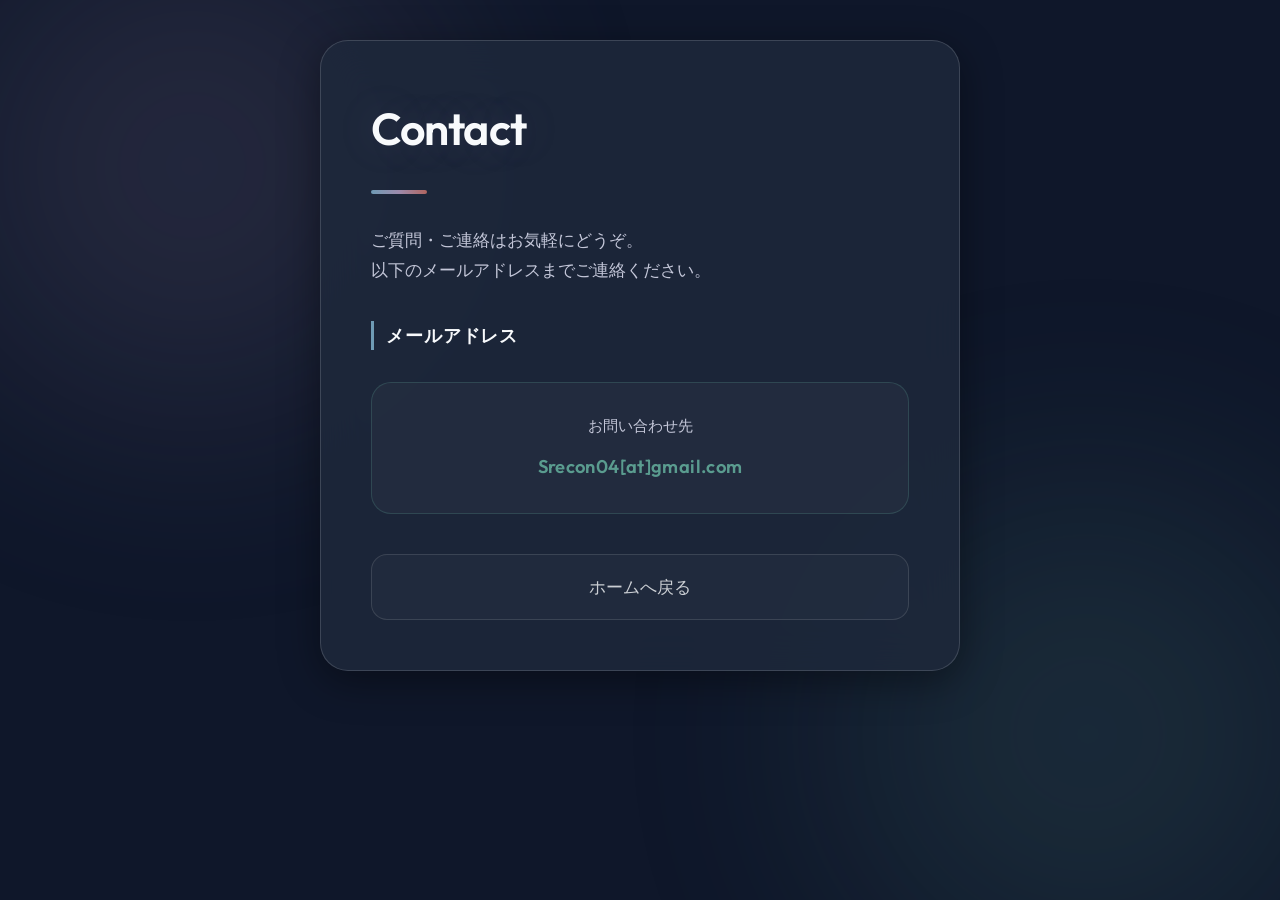
<file: contact.html>
<!DOCTYPE html>
<html lang="ja">

<head>
  <meta charset="UTF-8">
  <meta name="viewport" content="width=device-width, initial-scale=1.0">
  <title>お問い合わせ | Sr</title>
  <link rel="stylesheet" href="style.css">
</head>

<body>
  <div class="container">
    <h1>Contact</h1>

    <p class="contact-intro">
      ご質問・ご連絡はお気軽にどうぞ。<br>
      以下のメールアドレスまでご連絡ください。
    </p>

    <h2>メールアドレス</h2>

    <div class="email-card">
      <p>お問い合わせ先</p>
      <a href="mailto:Srecon04@gmail.com">Srecon04[at]gmail.com</a>
    </div>

    <a href="index.html" class="back-link">ホームへ戻る</a>
  </div>
</body>

</html>
</file>
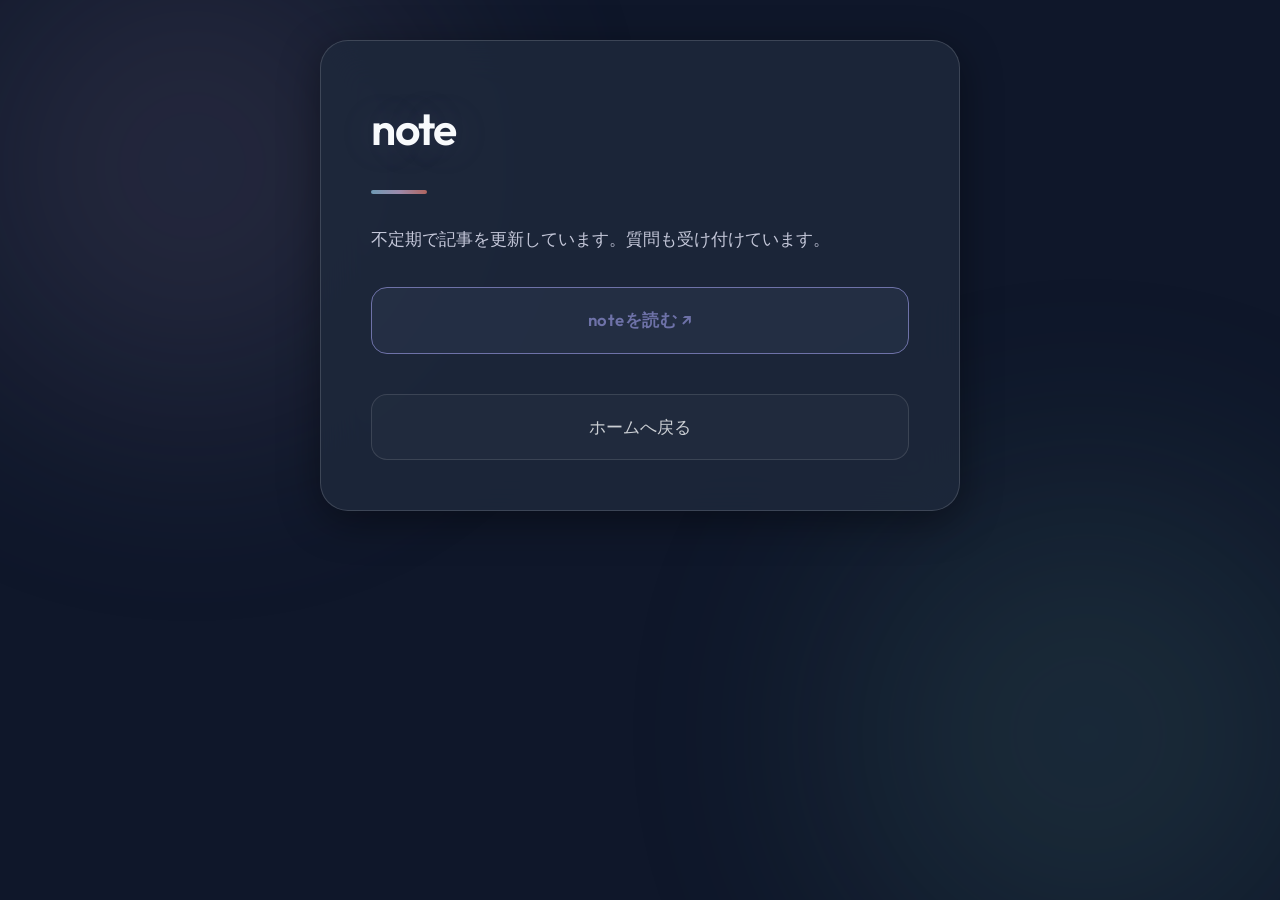
<file: note.html>
<!DOCTYPE html>
<html lang="ja">

<head>
  <meta charset="UTF-8">
  <meta name="viewport" content="width=device-width, initial-scale=1.0">
  <title>NAZE: Lab</title>
  <link rel="stylesheet" href="style.css">
</head>

<body>
  <div class="container">

    <h1>note</h1>

    <p>
      不定期で記事を更新しています。質問も受け付けています。
    </p>

    <a href="https://note.com/sr_rouge" target="_blank" class="note-btn">
      noteを読む ↗
    </a>

    <a href="index.html" class="back-link">ホームへ戻る</a>

  </div>
</body>

</html>
</file>
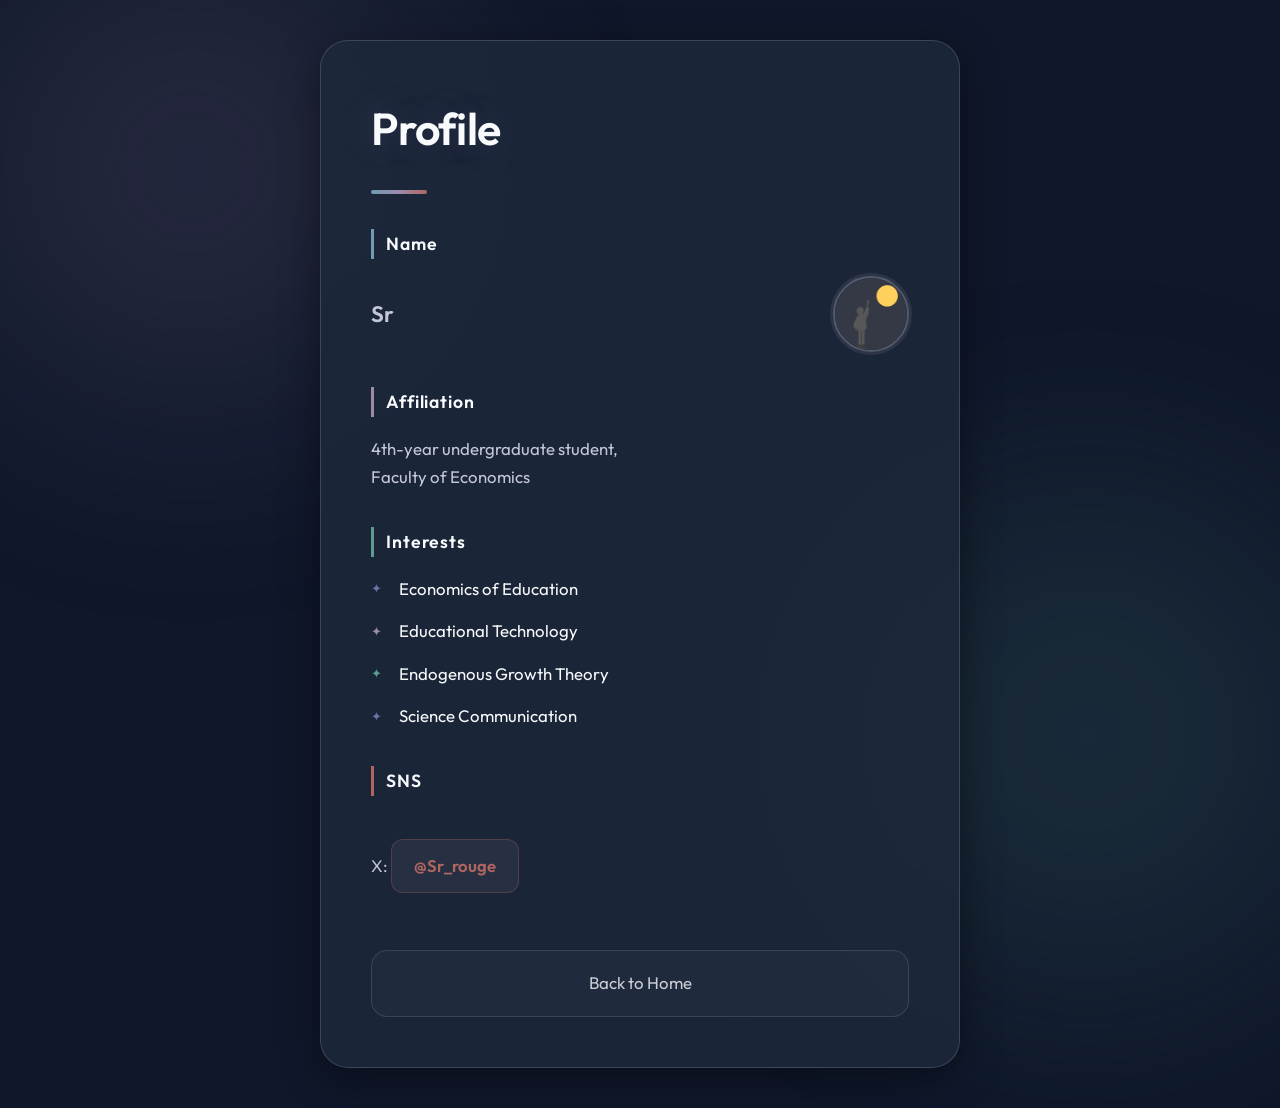
<file: profile-en.html>
<!DOCTYPE html>
<html lang="en">

<head>
  <meta charset="UTF-8">
  <meta name="viewport" content="width=device-width, initial-scale=1.0">
  <title>Profile</title>
  <link rel="stylesheet" href="style.css">
</head>

<body>
  <div class="container">



    <h1>Profile</h1>

    <h2>Name</h2>
    <div class="name-section">
      <img src="images/icon.jpg" alt="Profile picture" class="avatar-inline">
      <p class="name-text">Sr</p>
    </div>


    <h2>Affiliation</h2>
    <p>
      4th-year undergraduate student,<br>
      Faculty of Economics
    </p>

    <h2>Interests</h2>

    <ul>
      <li>Economics of Education</li>
      <li>Educational Technology</li>
      <li>Endogenous Growth Theory</li>
      <li>Science Communication</li>
    </ul>

    <h2>SNS</h2>
    <p>
      X: <a href="https://x.com/Sr_rouge" target="_blank" class="social-link"> @Sr_rouge</a>
    </p>
    <a href="index.html" class="back-link">Back to Home</a>

  </div>
</body>

</html>
</file>
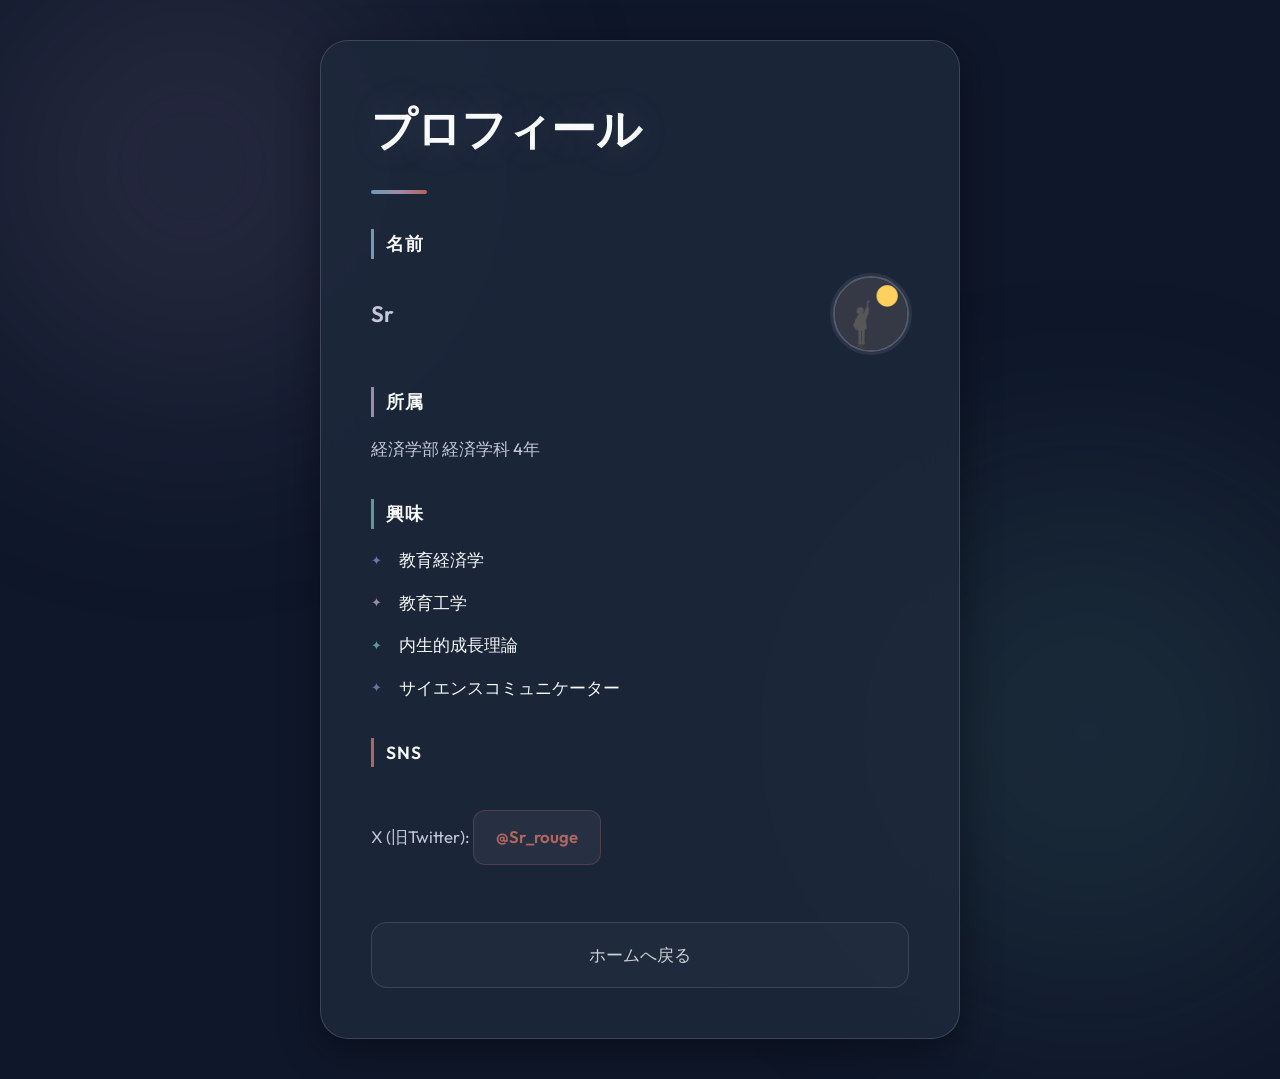
<file: profile-ja.html>
<!DOCTYPE html>
<html lang="ja">

<head>
  <meta charset="UTF-8">
  <meta name="viewport" content="width=device-width, initial-scale=1.0">
  <title>プロフィール</title>
  <link rel="stylesheet" href="style.css">
</head>

<body>
  <div class="container">
    <h1>プロフィール</h1>

    <h2>名前</h2>
    <div class="name-section">
      <img src="images/icon.jpg" alt="プロフィール画像" class="avatar-inline">
      <p class="name-text">Sr</p>
    </div>

    <h2>所属</h2>
    <p>
      経済学部 経済学科 4年
    </p>

    <h2>興味</h2>

    <ul>
      <li>教育経済学</li>
      <li>教育工学</li>
      <li>内生的成長理論</li>
      <li>サイエンスコミュニケーター</li>
    </ul>

    <h2>SNS</h2>
    <p>
      X (旧Twitter): <a href="https://x.com/Sr_rouge" target="_blank" class="social-link"> @Sr_rouge</a>
    </p>

    <a href="index.html" class="back-link">ホームへ戻る</a>

  </div>
</body>

</html>
</file>
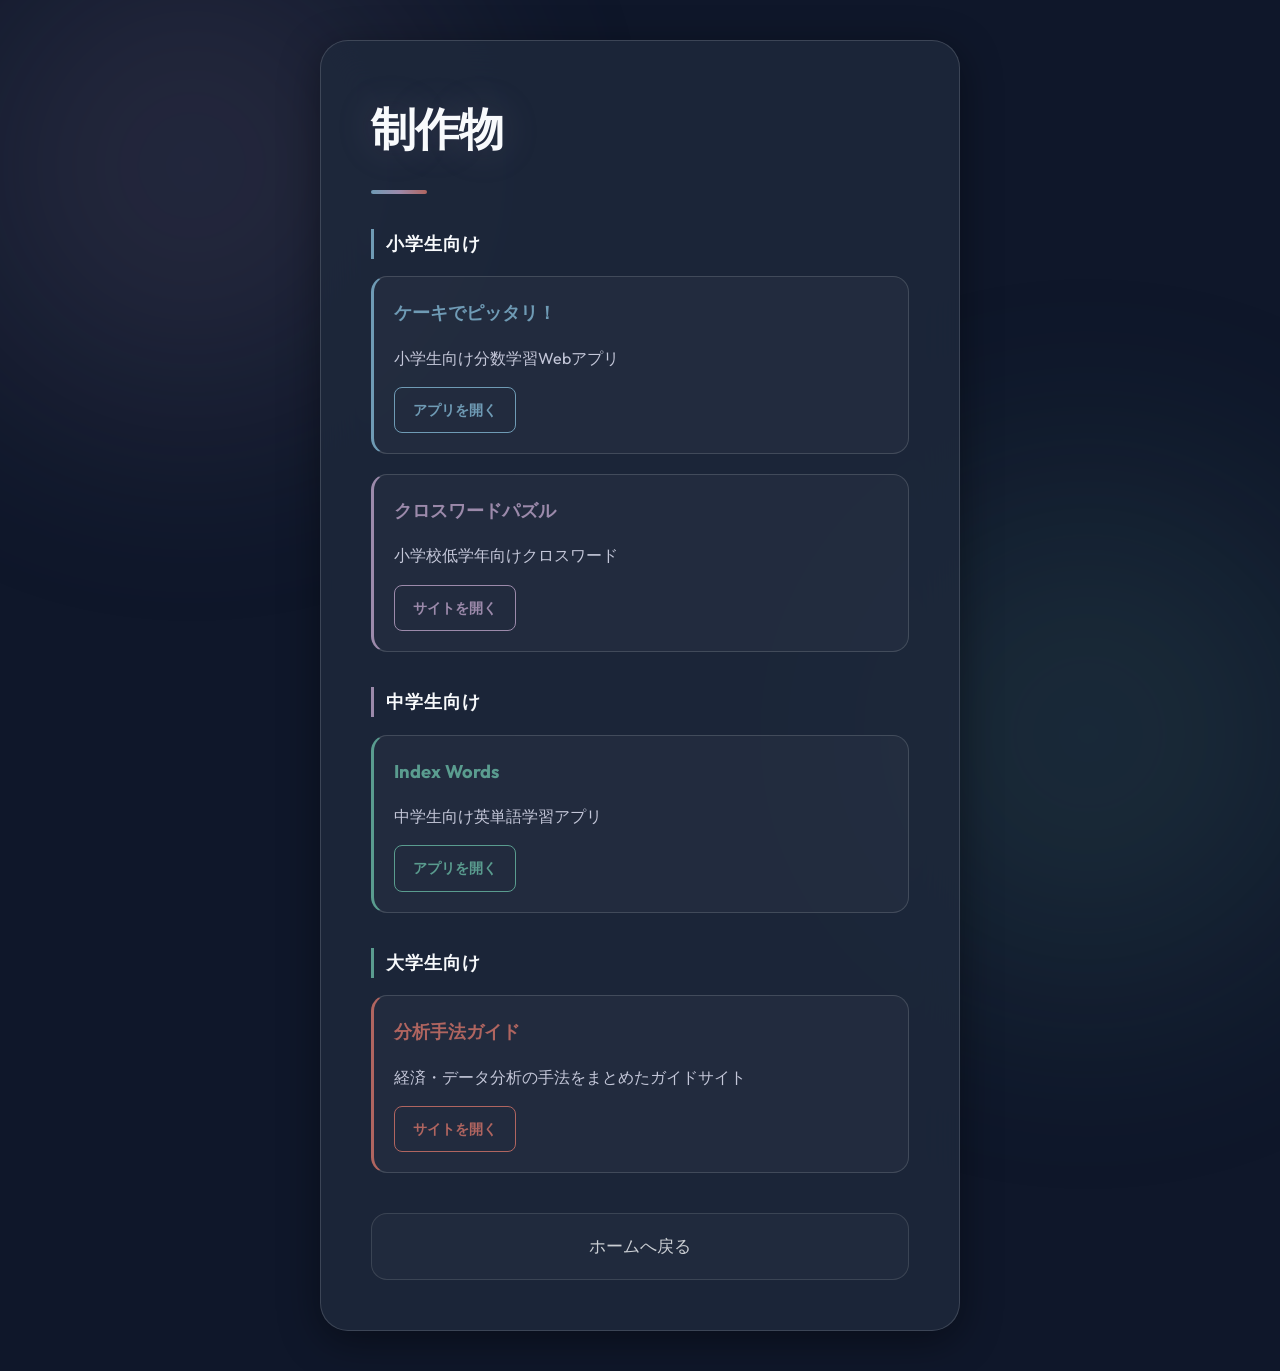
<file: works.html>
<!DOCTYPE html>
<html lang="ja">

<head>
  <meta charset="UTF-8">
  <meta name="viewport" content="width=device-width, initial-scale=1.0">
  <title>制作物</title>
  <link rel="stylesheet" href="style.css">
</head>

<body>
  <div class="container">

    <h1>制作物</h1>

    <h2>小学生向け</h2>

    <div class="works-list">
      <div class="work-item">
        <h3>ケーキでピッタリ！</h3>
        <p>小学生向け分数学習Webアプリ</p>
        <a href="https://sr-econ04.github.io/fraction-puzzle/" target="_blank" class="work-link">アプリを開く</a>
      </div>

      <div class="work-item">
        <h3>クロスワードパズル</h3>
        <p>小学校低学年向けクロスワード</p>
        <a href="https://sr-econ04.github.io/crossword/" target="_blank" class="work-link">サイトを開く</a>
      </div>
    </div>

    <h2>中学生向け</h2>

    <div class="works-list">
      <div class="work-item">
        <h3>Index Words</h3>
        <p>中学生向け英単語学習アプリ</p>
        <a href="https://index-words-wcu7.vercel.app/" target="_blank" class="work-link">アプリを開く</a>
      </div>
    </div>

    <h2>大学生向け</h2>

    <div class="works-list">
      <div class="work-item">
        <h3>分析手法ガイド</h3>
        <p>経済・データ分析の手法をまとめたガイドサイト</p>
        <a href="https://sr-econ04.github.io/AnalysisGuide/index.html" target="_blank" class="work-link">サイトを開く</a>
      </div>
    </div>

    <a href="index.html" class="back-link">ホームへ戻る</a>

  </div>
</body>

</html>
</file>
<file: style.css>
@import url('https://fonts.googleapis.com/css2?family=Outfit:wght@300;400;600&display=swap');

:root {
  --bg-color: #0f172a;
  --text-color: #f8fafc;
  --text-sub: #c4c7d9;
  --accent-primary: #6e72a8;
  --accent-secondary: #6f9bb5;
  --accent-violet: #9c8aab;
  --accent-teal: #5a9c8f;
  --accent-red: #b06560;
  --glass-bg: rgba(30, 41, 59, 0.85);
  --glass-border: rgba(255, 255, 255, 0.15);
  --shadow: 0 10px 40px rgba(0, 0, 0, 0.4);
}

* {
  box-sizing: border-box;
  transition: all 0.25s ease-out;
}

body {
  font-family: 'Outfit', sans-serif;
  background-color: var(--bg-color);
  color: var(--text-color);
  margin: 0;
  padding: 0;
  min-height: 100vh;
  display: flex;
  align-items: flex-start;
  justify-content: center;
  overflow-x: hidden;
  line-height: 1.7;
}

body::before,
body::after {
  content: '';
  position: fixed;
  width: 40vw;
  height: 40vw;
  border-radius: 50%;
  z-index: -1;
  filter: blur(120px);
  opacity: 0.15;
  animation: float 25s infinite alternate ease-in-out;
}

body::before {
  background: var(--accent-violet);
  top: -10%;
  left: -5%;
}

body::after {
  background: var(--accent-teal);
  bottom: -10%;
  right: -5%;
  animation-delay: -12s;
}

@keyframes float {
  0% {
    transform: translate(0, 0) scale(1);
  }
  100% {
    transform: translate(50px, 50px) scale(1.1);
  }
}

.container {
  width: 90%;
  max-width: 640px;
  background: var(--glass-bg);
  backdrop-filter: blur(20px);
  -webkit-backdrop-filter: blur(20px);
  border: 1px solid var(--glass-border);
  padding: 50px;
  border-radius: 28px;
  box-shadow: var(--shadow);
  margin: 40px auto;
  position: relative;
  z-index: 1;
}

h1 {
  margin-top: 0;
  margin-bottom: 0.7em;
  font-weight: 600;
  font-size: 2.8rem;
  color: var(--text-color);
  letter-spacing: -0.02em;
  text-shadow: 0 0 40px rgba(156, 138, 171, 0.2);
}

h1::after {
  content: '';
  display: block;
  width: 56px;
  height: 4px;
  margin-top: 0.5em;
  border-radius: 2px;
  background: linear-gradient(to right, var(--accent-secondary), var(--accent-violet), var(--accent-red));
}

h2 {
  font-size: 1.1rem;
  font-weight: 600;
  text-transform: none;
  color: var(--text-color);
  letter-spacing: 0.05em;
  margin-top: 2em;
  margin-bottom: 1em;
  border-left: 3px solid var(--accent-secondary);
  padding-left: 12px;
}

h2:nth-of-type(2) {
  border-left-color: var(--accent-violet);
}

h2:nth-of-type(3) {
  border-left-color: var(--accent-teal);
}

h2:nth-of-type(4) {
  border-left-color: var(--accent-red);
}

p {
  color: var(--text-sub);
  font-size: 1.05rem;
  margin-bottom: 1.5em;
}

ul {
  padding: 0;
  margin: 0;
  list-style: none;
}

ul li {
  position: relative;
  margin-bottom: 14px;
  padding-left: 28px;
  color: var(--text-color);
  font-size: 1.05rem;
}

ul li::before {
  content: '✦';
  position: absolute;
  left: 0;
  color: var(--accent-primary);
  font-size: 0.8em;
  top: 0.2em;
}

ul li:nth-child(3n+2)::before {
  color: var(--accent-violet);
}

ul li:nth-child(3n+3)::before {
  color: var(--accent-teal);
}

.menu {
  display: grid;
  gap: 14px;
  margin-top: 3em;
}

.menu a,
a.back-link {
  text-decoration: none;
  padding: 18px 24px;
  background: rgba(255, 255, 255, 0.03);
  border: 1px solid var(--glass-border);
  border-radius: 16px;
  color: var(--text-color);
  font-weight: 400;
  display: flex;
  align-items: center;
  justify-content: center;
  gap: 10px;
  text-align: center;
  font-size: 1.05rem;
}

.menu a::before {
  content: '';
  display: inline-block;
  width: 8px;
  height: 8px;
  border-radius: 50%;
  background: var(--accent-primary);
  flex-shrink: 0;
}

.menu a:nth-child(1)::before { background: var(--accent-secondary); }
.menu a:nth-child(2)::before { background: var(--accent-teal); }
.menu a:nth-child(3)::before { background: var(--accent-violet); }
.menu a:nth-child(4)::before { background: var(--accent-primary); }
.menu a:nth-child(5)::before { background: var(--accent-red); }
.menu a:nth-child(6)::before { background: #8aab9c; }

.menu a:nth-child(1):hover {
  background: rgba(111, 155, 181, 0.12);
  border-color: var(--accent-secondary);
  color: var(--accent-secondary);
  box-shadow: 0 10px 20px rgba(111, 155, 181, 0.15);
}

.menu a:nth-child(2):hover {
  background: rgba(90, 156, 143, 0.12);
  border-color: var(--accent-teal);
  color: var(--accent-teal);
  box-shadow: 0 10px 20px rgba(90, 156, 143, 0.15);
}

.menu a:nth-child(3):hover {
  background: rgba(156, 138, 171, 0.12);
  border-color: var(--accent-violet);
  color: var(--accent-violet);
  box-shadow: 0 10px 20px rgba(156, 138, 171, 0.15);
}

.menu a:nth-child(4):hover {
  background: rgba(110, 114, 168, 0.12);
  border-color: var(--accent-primary);
  color: var(--accent-primary);
  box-shadow: 0 10px 20px rgba(110, 114, 168, 0.15);
}

.menu a:nth-child(5):hover {
  background: rgba(176, 101, 96, 0.12);
  border-color: var(--accent-red);
  color: var(--accent-red);
  box-shadow: 0 10px 20px rgba(176, 101, 96, 0.15);
}

.menu a:nth-child(6):hover {
  background: rgba(138, 171, 156, 0.12);
  border-color: #8aab9c;
  color: #8aab9c;
  box-shadow: 0 10px 20px rgba(138, 171, 156, 0.15);
}

.menu a:hover,
a.back-link:hover {
  transform: translateY(-3px);
}

a.back-link {
  margin-top: 40px;
  border-style: solid;
  opacity: 0.8;
}

a.back-link:hover {
  opacity: 1;
  background: transparent;
  border-color: var(--accent-secondary);
  color: var(--accent-secondary);
  box-shadow: 0 0 20px rgba(111, 155, 181, 0.18);
}

/* Works Page Styles */
.works-list {
  display: grid;
  gap: 20px;
  margin-top: 1em;
  margin-bottom: 1em;
}

.work-item {
  background: rgba(255, 255, 255, 0.03);
  border: 1px solid var(--glass-border);
  border-left: 3px solid var(--accent-secondary);
  border-radius: 16px;
  padding: 20px;
  transition: transform 0.2s ease, border-color 0.2s ease;
}

.work-item:nth-child(2) {
  border-left-color: var(--accent-violet);
}

.work-item:hover {
  transform: scale(1.02);
  background: rgba(255, 255, 255, 0.05);
}

.work-item h3 {
  margin: 0 0 10px 0;
  color: var(--accent-secondary);
  font-size: 1.15rem;
}

.work-item:nth-child(2) h3 {
  color: var(--accent-violet);
}

.work-item p {
  font-size: 1rem;
  margin-bottom: 15px;
}

.work-link {
  display: inline-block;
  color: var(--accent-secondary);
  text-decoration: none;
  font-weight: 600;
  font-size: 0.9rem;
  padding: 10px 18px;
  border: 1px solid var(--accent-secondary);
  border-radius: 8px;
  transition: all 0.2s ease;
}

.work-item:nth-child(2) .work-link {
  color: var(--accent-violet);
  border-color: var(--accent-violet);
}

.work-link:hover {
  background: rgba(111, 155, 181, 0.12);
}

.work-item:nth-child(2) .work-link:hover {
  background: rgba(156, 138, 171, 0.12);
}

/* 中学生向けセクション（2つ目のworks-list）*/
.works-list:nth-of-type(2) .work-item {
  border-left-color: var(--accent-teal);
}

.works-list:nth-of-type(2) .work-item h3 {
  color: var(--accent-teal);
}

.works-list:nth-of-type(2) .work-link {
  color: var(--accent-teal);
  border-color: var(--accent-teal);
}

.works-list:nth-of-type(2) .work-link:hover {
  background: rgba(90, 156, 143, 0.12);
}

/* 大学生向けセクション（3つ目のworks-list）*/
.works-list:nth-of-type(3) .work-item {
  border-left-color: var(--accent-red);
}

.works-list:nth-of-type(3) .work-item h3 {
  color: var(--accent-red);
}

.works-list:nth-of-type(3) .work-link {
  color: var(--accent-red);
  border-color: var(--accent-red);
}

.works-list:nth-of-type(3) .work-link:hover {
  background: rgba(176, 101, 96, 0.12);
}

/* Inline avatar next to the name */
.name-section {
  display: flex;
  align-items: center;
  justify-content: space-between;
  gap: 15px;
  margin-bottom: 1.5rem;
}

.avatar-inline {
  width: 76px;
  height: 76px;
  border-radius: 50%;
  object-fit: cover;
  border: 2px solid rgba(248, 250, 252, 0.25);
  box-shadow: 0 0 0 3px rgba(156, 138, 171, 0.15);
  flex-shrink: 0;
  order: 2;
}

.name-text {
  font-size: 1.4rem;
  font-weight: 600;
  margin: 0 !important;
}

/* Social link styling */
.social-link {
  display: inline-block;
  margin-top: 1.5em;
  margin-bottom: 1em;
  color: var(--accent-red);
  text-decoration: none;
  font-weight: 600;
  padding: 12px 22px;
  background: rgba(255, 255, 255, 0.05);
  border: 1px solid rgba(176, 101, 96, 0.3);
  border-radius: 12px;
}

.social-link:hover {
  background: rgba(176, 101, 96, 0.15);
  transform: translateY(-2px);
}

/* Contact Page Styles */
.contact-intro {
  color: var(--text-sub);
  font-size: 1.05rem;
  margin-bottom: 2em;
  line-height: 1.8;
}

.email-card {
  margin-top: 2em;
  padding: 30px 24px;
  background: rgba(255, 255, 255, 0.03);
  border: 1px solid rgba(90, 156, 143, 0.25);
  border-radius: 20px;
  text-align: center;
}

.email-card p {
  font-size: 0.95rem;
  margin: 0 0 12px 0;
  color: var(--text-sub);
}

.email-card a {
  color: var(--accent-teal);
  text-decoration: none;
  font-weight: 600;
  font-size: 1.15rem;
  letter-spacing: 0.02em;
  word-break: break-all;
}

.email-card a:hover {
  color: #fff;
}

/* Note Page Styles */
.subtitle {
  color: var(--text-sub);
  font-size: 1rem;
  letter-spacing: 0.06em;
  margin-top: -0.5em;
  margin-bottom: 1.5em;
  opacity: 0.8;
}

.note-btn {
  display: block;
  text-align: center;
  text-decoration: none;
  margin-top: 2em;
  padding: 18px 24px;
  background: rgba(110, 114, 168, 0.1);
  border: 1px solid var(--accent-primary);
  border-radius: 16px;
  color: var(--accent-primary);
  font-size: 1.05rem;
  font-weight: 600;
  letter-spacing: 0.03em;
}

.note-btn:hover {
  background: rgba(110, 114, 168, 0.2);
  transform: translateY(-3px);
  box-shadow: 0 8px 20px rgba(110, 114, 168, 0.2);
  color: var(--text-color);
  border-color: var(--accent-primary);
}

.note-link-card {
  margin-top: 1em;
  padding: 24px;
  background: rgba(255, 255, 255, 0.03);
  border: 1px solid rgba(110, 114, 168, 0.25);
  border-radius: 16px;
  text-align: center;
}

.note-link-card a {
  color: var(--accent-primary);
  text-decoration: none;
  font-weight: 600;
  font-size: 1.1rem;
  letter-spacing: 0.02em;
  word-break: break-all;
}

.note-link-card a:hover {
  color: var(--text-color);
}

/* Responsive */
@media (max-width: 600px) {
  .container {
    width: 92%;
    padding: 28px 20px;
    border-radius: 20px;
    margin: 20px auto;
  }

  h1 {
    font-size: 2rem;
  }

  h2 {
    font-size: 1rem;
  }

  p, ul li {
    font-size: 1rem;
  }

  .menu a,
  a.back-link {
    padding: 16px 20px;
    font-size: 1rem;
  }

  .work-item {
    padding: 16px;
  }

  .email-card a {
    font-size: 1rem;
  }
}
</file>
